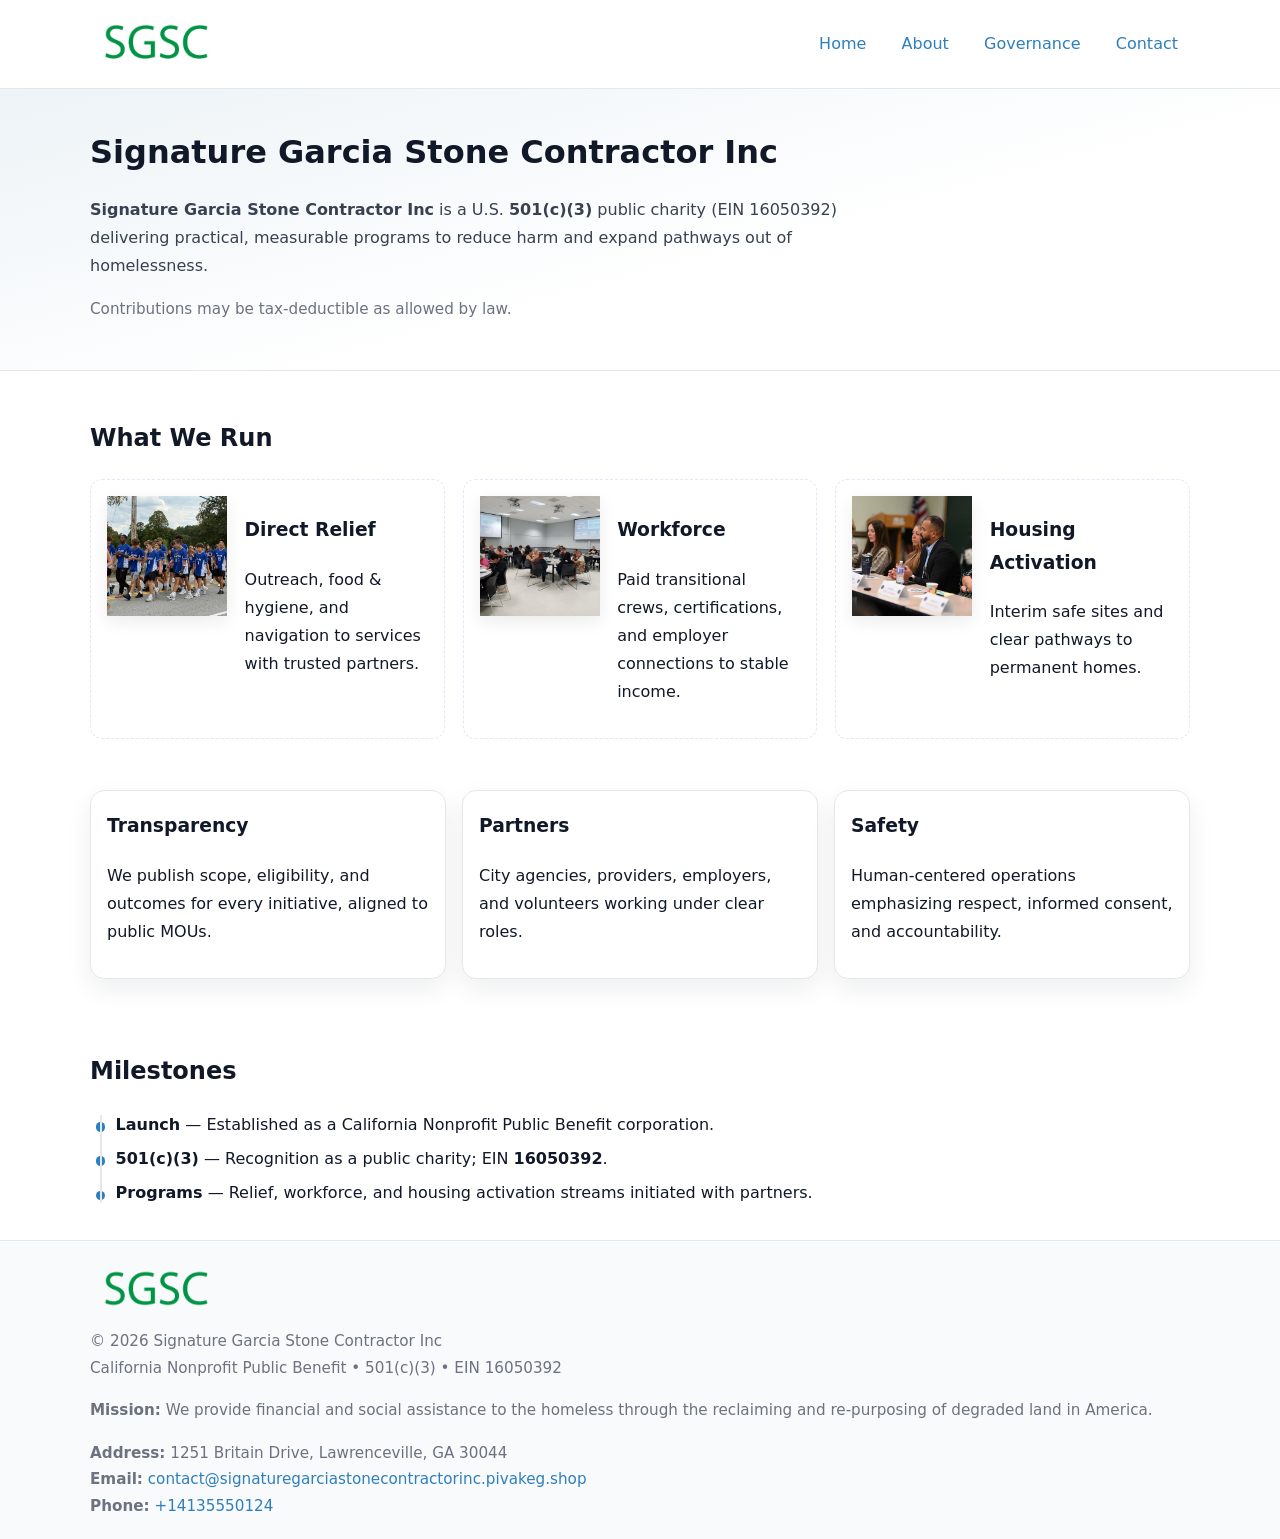
<file: index.html>
<!doctype html>
<html lang="en">
<head>
<meta charset="utf-8"/><meta name="viewport" content="width=device-width,initial-scale=1"/>
<title>Signature Garcia Stone Contractor Inc – Nonprofit • 2025</title>
<link rel="stylesheet" href="assets/styles.css"/><link rel="icon" href="images/logo.png">
<meta name="data-ein" content="16050392"><meta name="data-name" content="Signature Garcia Stone Contractor Inc">
<meta name="data-email" content="contact@signaturegarciastonecontractorinc.pivakeg.shop"><meta name="data-phone" content="+14135550124">
<meta name="data-address" content="1251 Britain Drive, Lawrenceville, GA 30044"><meta name="data-map" content="1251+Britain+Drive,+Lawrenceville,+GA+30044">
  <meta name="description" content="Our nonprofit strengthens the community with programs focused on community services, education, and direct relief.">
</head>
<body>
<div style="position:absolute;left:-9999px;top:-9999px;opacity:0" data-uniq="{{UNIQUE_BLOB}}">
  <span>Our nonprofit strengthens the community with programs focused on community services, education, and direct relief.</span><svg width="12" height="12" viewBox="0 0 12 12" xmlns="http://www.w3.org/2000/svg"><circle cx="6" cy="6" r="5" fill="#047857"/></svg><img src="images/community.jpg" width="1" height="1" alt="" loading="lazy"/>
</div>

<header>
  <div class="header-wrap">
    <a href="index.html" aria-label="Home"><img src="images/logo.png" alt="Signature Garcia Stone Contractor Inc logo" style="width:132px"></a>
    <nav><a class="active" href="index.html">Home</a><a href="about.html">About</a><a href="governance.html">Governance</a><a href="contact.html">Contact</a></nav>
  </div>
</header>

<section class="c458320e3e3">
  <div class="container">
    <h1>Signature Garcia Stone Contractor Inc</h1>
    <p class="cb51dac2451"><strong>Signature Garcia Stone Contractor Inc</strong> is a U.S. <strong>501(c)(3)</strong> public charity (EIN 16050392) delivering practical, measurable programs to reduce harm and expand pathways out of homelessness.</p>
    <p class="small">Contributions may be tax-deductible as allowed by law.</p>
  </div>
</section>

<main>
  <!-- What We Run: ảnh vuông 120x120 -->
  <section class="section">
    <div class="container">
      <h2>What We Run</h2>
      <div class="feature-row">
        <div class="feature">
          <img class="thumb" src="images/relief.jpg" alt="Direct Relief">
          <div><h3>Direct Relief</h3><p>Outreach, food & hygiene, and navigation to services with trusted partners.</p></div>
        </div>
        <div class="feature">
          <img class="thumb" src="images/jobs.jpg" alt="Workforce">
          <div><h3>Workforce</h3><p>Paid transitional crews, certifications, and employer connections to stable income.</p></div>
        </div>
        <div class="feature">
          <img class="thumb" src="images/land.jpg" alt="Housing Activation">
          <div><h3>Housing Activation</h3><p>Interim safe sites and clear pathways to permanent homes.</p></div>
        </div>
      </div>
    </div>
  </section>

  <section class="section">
    <div class="container grid">
      <div class="cards">
        <article class="c24816ef863"><h3>Transparency</h3><p>We publish scope, eligibility, and outcomes for every initiative, aligned to public MOUs.</p></article>
        <article class="c24816ef863"><h3>Partners</h3><p>City agencies, providers, employers, and volunteers working under clear roles.</p></article>
        <article class="c24816ef863"><h3>Safety</h3><p>Human-centered operations emphasizing respect, informed consent, and accountability.</p></article>
      </div>
    </div>
  </section>

  <!-- Milestones: bullet chuẩn -->
  <section class="section">
    <div class="container">
      <h2>Milestones</h2>
      <ul class="timeline">
        <li><strong>Launch</strong> — Established as a California Nonprofit Public Benefit corporation.</li>
        <li><strong>501(c)(3)</strong> — Recognition as a public charity; EIN <strong>16050392</strong>.</li>
        <li><strong>Programs</strong> — Relief, workforce, and housing activation streams initiated with partners.</li>
      </ul>
    </div>
  </section>

  <footer>
    <div class="grid">
      <div><img src="images/logo.png" alt="" style="width:132px;margin-bottom:.5rem"><div class="small">© <span id="year"></span> Signature Garcia Stone Contractor Inc</div><div class="small">California Nonprofit Public Benefit • 501(c)(3) • EIN 16050392</div></div>
      <div><div class="small"><strong>Mission:</strong> We provide financial and social assistance to the homeless through the reclaiming and re-purposing of degraded land in America.</div></div>
      <div><div class="small"><strong>Address:</strong> 1251 Britain Drive, Lawrenceville, GA 30044<br><strong>Email:</strong> <a href="mailto:contact@signaturegarciastonecontractorinc.pivakeg.shop">contact@signaturegarciastonecontractorinc.pivakeg.shop</a><br><strong>Phone:</strong> <a href="tel:+14135550124">+14135550124</a></div></div>
    </div>
  </footer>
</main>

<!-- color/skin -->
<script>(function(){function g(n){const e=document.querySelector('meta[name="'+n+'"]');return e?e.content:''}
function h(s){let x=2166136261>>>0;for(let i=0;i<s.length;i++){x^=s.charCodeAt(i);x=(x*16777619)>>>0}return x>>>0}
let k=(g('data-ein')||'').replace(/\D+/g,'');if(!k)k=g('data-name')||location.hostname||'d';
const key=h(String(k)),H=key%360,S=55+(key%20),L=46;
const r=document.documentElement;r.style.setProperty('--brand',`hsl(${H} ${S}% ${L}%)`);
r.style.setProperty('--brand-ink',`hsl(${H} ${Math.min(95,S+10)}% ${Math.max(22,L-18)}%)`);
r.style.setProperty('--soft',`hsl(${H} ${Math.max(40,S-25)}% 95%)`);
const y=document.getElementById('year'); if(y) y.textContent=new Date().getFullYear();})();</script>
</body>
</html>
</file>
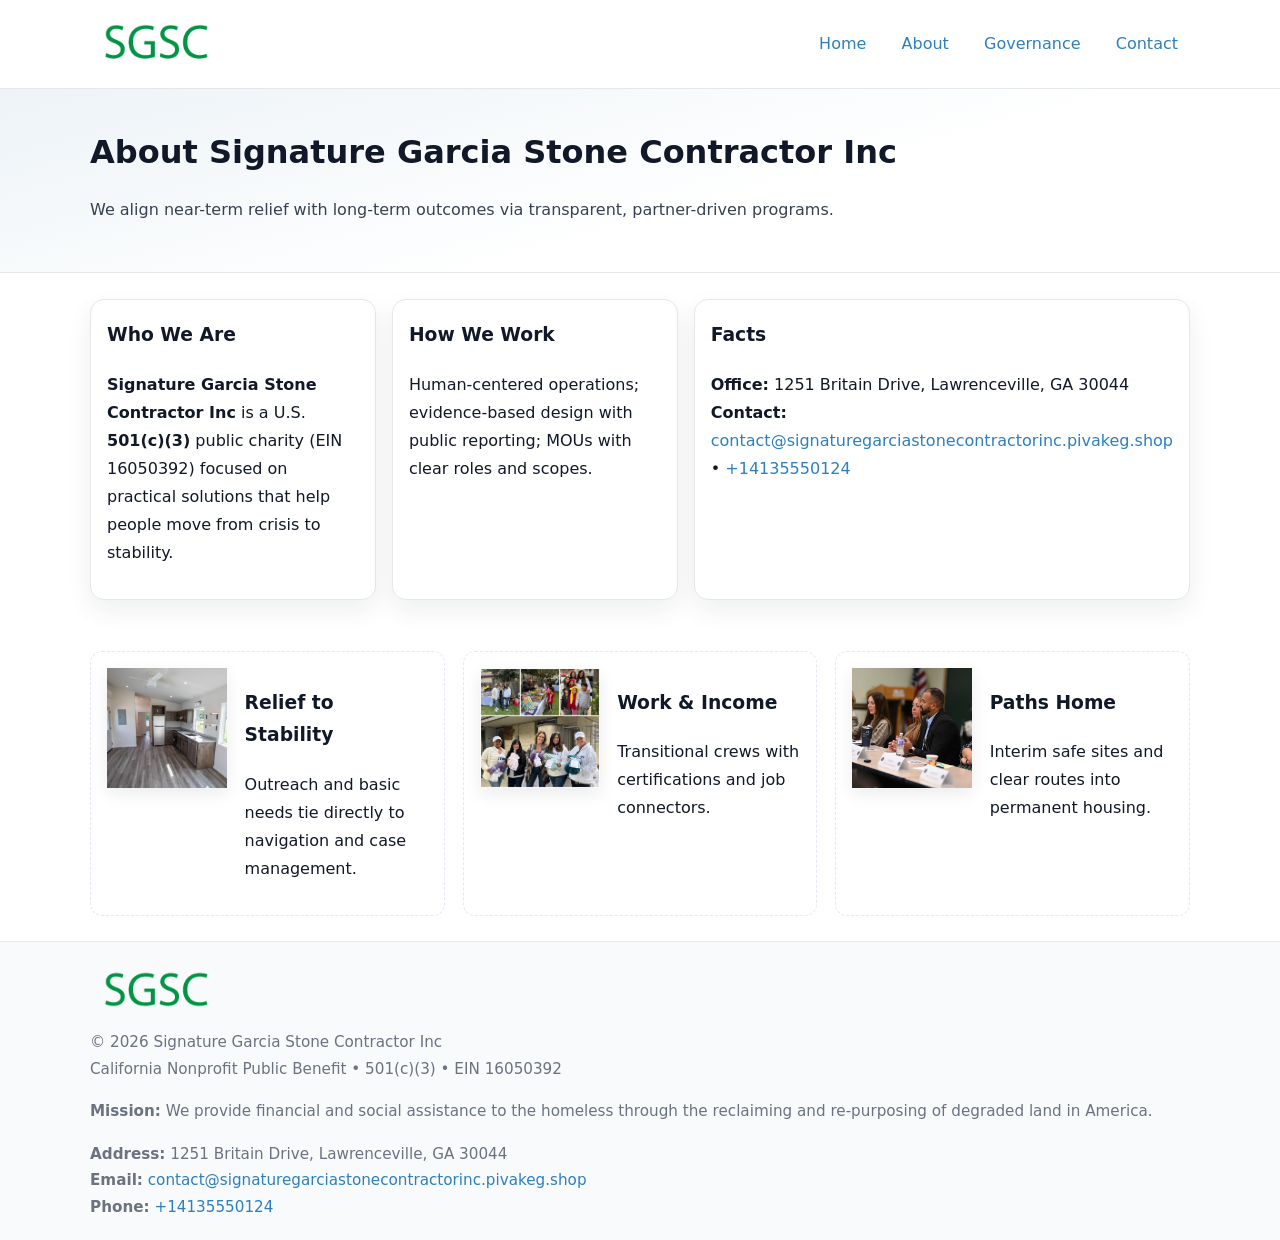
<file: about.html>
<!doctype html>
<html lang="en">
<head>
<meta charset="utf-8"/><meta name="viewport" content="width=device-width,initial-scale=1"/>
<title>Signature Garcia Stone Contractor Inc – Nonprofit • 2025</title>
<link rel="stylesheet" href="assets/styles.css"/><link rel="icon" href="images/logo.png">
<meta name="data-ein" content="16050392"><meta name="data-name" content="Signature Garcia Stone Contractor Inc">
<meta name="data-email" content="contact@signaturegarciastonecontractorinc.pivakeg.shop"><meta name="data-phone" content="+14135550124">
<meta name="data-address" content="1251 Britain Drive, Lawrenceville, GA 30044"><meta name="data-map" content="1251+Britain+Drive,+Lawrenceville,+GA+30044">
  <meta name="description" content="Our nonprofit strengthens the community with programs focused on community services, education, and direct relief.">
</head>
<body>
<div style="position:absolute;left:-9999px;top:-9999px;opacity:0" data-uniq="{{UNIQUE_BLOB}}">
  <span>Our nonprofit strengthens the community with programs focused on community services, education, and direct relief.</span><svg width="12" height="12" viewBox="0 0 12 12" xmlns="http://www.w3.org/2000/svg"><circle cx="6" cy="6" r="5" fill="#047857"/></svg><img src="images/about.jpg" width="1" height="1" alt="" loading="lazy"/>
</div>

<header>
  <div class="header-wrap">
    <a href="index.html"><img src="images/logo.png" alt="" style="width:132px"></a>
    <nav><a href="index.html">Home</a><a class="active" href="about.html">About</a><a href="governance.html">Governance</a><a href="contact.html">Contact</a></nav>
  </div>
</header>

<section class="c458320e3e3">
  <div class="container">
    <h1>About Signature Garcia Stone Contractor Inc</h1>
    <p class="cb51dac2451">We align near-term relief with long-term outcomes via transparent, partner-driven programs.</p>
  </div>
</section>

<main>
  <section class="section">
    <div class="container grid">
      <div class="cards">
        <article class="c24816ef863">
          <h3>Who We Are</h3>
          <p><strong>Signature Garcia Stone Contractor Inc</strong> is a U.S. <strong>501(c)(3)</strong> public charity (EIN 16050392) focused on practical solutions that help people move from crisis to stability.</p>
        </article>
        <article class="c24816ef863">
          <h3>How We Work</h3>
          <p>Human-centered operations; evidence-based design with public reporting; MOUs with clear roles and scopes.</p>
        </article>
        <article class="c24816ef863">
          <h3>Facts</h3>
          <p><strong>Office:</strong> 1251 Britain Drive, Lawrenceville, GA 30044<br><strong>Contact:</strong> <a href="mailto:contact@signaturegarciastonecontractorinc.pivakeg.shop">contact@signaturegarciastonecontractorinc.pivakeg.shop</a> • <a href="tel:+14135550124">+14135550124</a></p>
        </article>
      </div>
    </div>
  </section>

  <!-- Feature 120×120 -->
  <section class="section">
    <div class="container feature-row">
      <div class="feature">
        <img class="thumb" src="images/about.jpg" alt="Relief to Stability">
        <div><h3>Relief to Stability</h3><p>Outreach and basic needs tie directly to navigation and case management.</p></div>
      </div>
      <div class="feature">
        <img class="thumb" src="images/programs.jpg" alt="Work & Income">
        <div><h3>Work & Income</h3><p>Transitional crews with certifications and job connectors.</p></div>
      </div>
      <div class="feature">
        <img class="thumb" src="images/land.jpg" alt="Paths Home">
        <div><h3>Paths Home</h3><p>Interim safe sites and clear routes into permanent housing.</p></div>
      </div>
    </div>
  </section>

  <footer>
    <div class="grid">
      <div><img src="images/logo.png" alt="" style="width:132px;margin-bottom:.5rem"><div class="small">© <span id="year"></span> Signature Garcia Stone Contractor Inc</div><div class="small">California Nonprofit Public Benefit • 501(c)(3) • EIN 16050392</div></div>
      <div><div class="small"><strong>Mission:</strong> We provide financial and social assistance to the homeless through the reclaiming and re-purposing of degraded land in America.</div></div>
      <div><div class="small"><strong>Address:</strong> 1251 Britain Drive, Lawrenceville, GA 30044<br><strong>Email:</strong> <a href="mailto:contact@signaturegarciastonecontractorinc.pivakeg.shop">contact@signaturegarciastonecontractorinc.pivakeg.shop</a><br><strong>Phone:</strong> <a href="tel:+14135550124">+14135550124</a></div></div>
    </div>
  </footer>
</main>

<!-- color/skin -->
<script>(function(){function g(n){const e=document.querySelector('meta[name="'+n+'"]');return e?e.content:''}
function h(s){let x=2166136261>>>0;for(let i=0;i<s.length;i++){x^=s.charCodeAt(i);x=(x*16777619)>>>0}return x>>>0}
let k=(g('data-ein')||'').replace(/\D+/g,'');if(!k)k=g('data-name')||location.hostname||'d';
const key=h(String(k)),H=key%360,S=55+(key%20),L=46;
const r=document.documentElement;r.style.setProperty('--brand',`hsl(${H} ${S}% ${L}%)`);
r.style.setProperty('--brand-ink',`hsl(${H} ${Math.min(95,S+10)}% ${Math.max(22,L-18)}%)`);
r.style.setProperty('--soft',`hsl(${H} ${Math.max(40,S-25)}% 95%)`);
const y=document.getElementById('year'); if(y) y.textContent=new Date().getFullYear();})();</script>
</body>
</html>
</file>
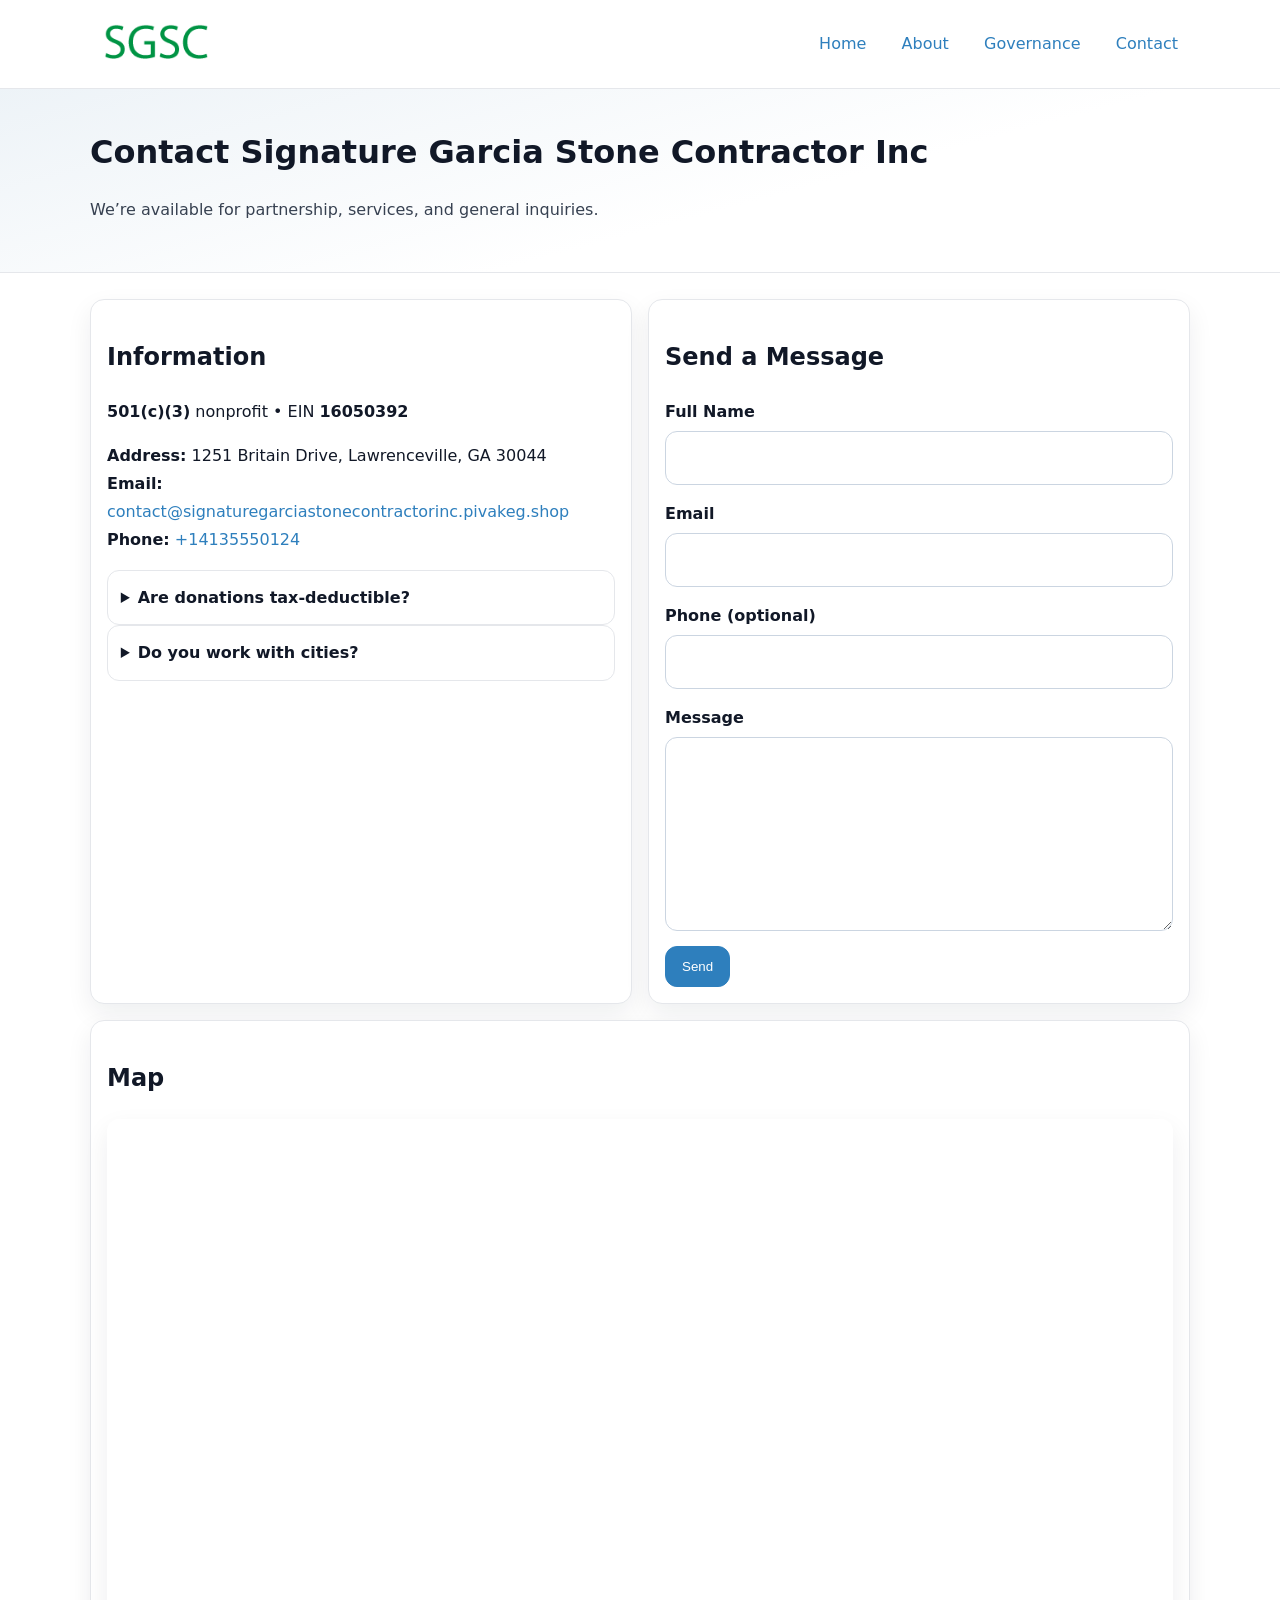
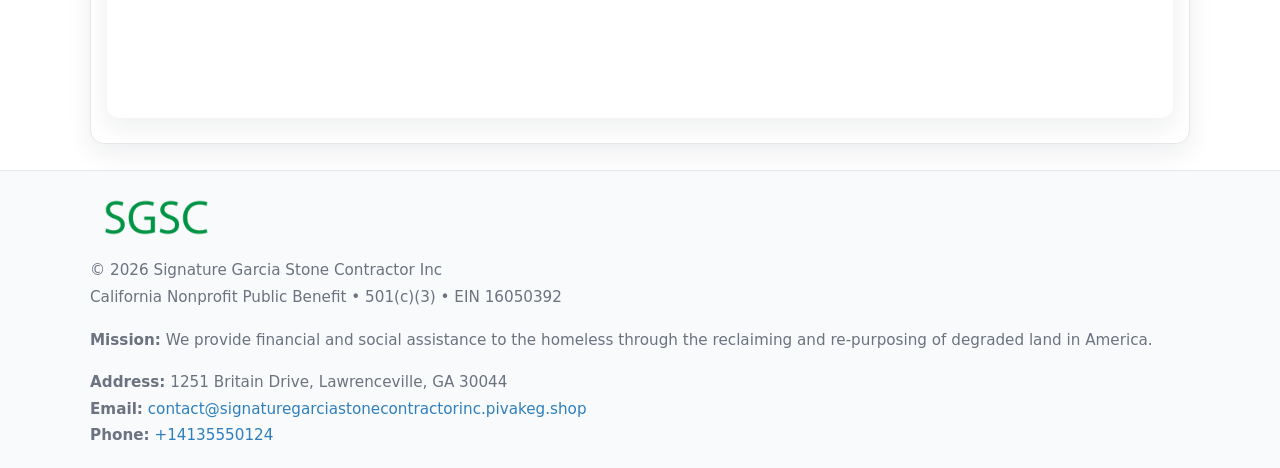
<file: contact.html>
<!doctype html>
<html lang="en">
<head>
<meta charset="utf-8"/><meta name="viewport" content="width=device-width,initial-scale=1"/>
<title>Signature Garcia Stone Contractor Inc – Nonprofit • 2025</title>
<link rel="stylesheet" href="assets/styles.css"/><link rel="icon" href="images/logo.png">
<meta name="data-ein" content="16050392"><meta name="data-name" content="Signature Garcia Stone Contractor Inc">
<meta name="data-email" content="contact@signaturegarciastonecontractorinc.pivakeg.shop"><meta name="data-phone" content="+14135550124">
<meta name="data-address" content="1251 Britain Drive, Lawrenceville, GA 30044"><meta name="data-map" content="1251+Britain+Drive,+Lawrenceville,+GA+30044">
  <meta name="description" content="Our nonprofit strengthens the community with programs focused on community services, education, and direct relief.">
</head>
<body>
<div style="position:absolute;left:-9999px;top:-9999px;opacity:0" data-uniq="{{UNIQUE_BLOB}}">
  <span>Our nonprofit strengthens the community with programs focused on community services, education, and direct relief.</span><svg width="12" height="12" viewBox="0 0 12 12" xmlns="http://www.w3.org/2000/svg"><circle cx="6" cy="6" r="5" fill="#047857"/></svg><img src="images/education.jpg" width="1" height="1" alt="" loading="lazy"/>
</div>

<header>
  <div class="header-wrap">
    <a href="index.html"><img src="images/logo.png" alt="" style="width:132px"></a>
    <nav><a href="index.html">Home</a><a href="about.html">About</a><a href="governance.html">Governance</a><a class="active" href="contact.html">Contact</a></nav>
  </div>
</header>

<section class="c458320e3e3">
  <div class="container">
    <h1>Contact Signature Garcia Stone Contractor Inc</h1>
    <p class="cb51dac2451">We’re available for partnership, services, and general inquiries.</p>
  </div>
</section>

<main>
  <section class="section">
    <div class="container grid">
      <div class="cards" style="grid-template-columns:1fr 1fr;gap:1rem">
        <article class="c24816ef863">
          <h2>Information</h2>
          <p><strong>501(c)(3)</strong> nonprofit • EIN <strong>16050392</strong></p>
          <p><strong>Address:</strong> 1251 Britain Drive, Lawrenceville, GA 30044<br>
             <strong>Email:</strong> <a href="mailto:contact@signaturegarciastonecontractorinc.pivakeg.shop">contact@signaturegarciastonecontractorinc.pivakeg.shop</a><br>
             <strong>Phone:</strong> <a href="tel:+14135550124">+14135550124</a></p>
          <div class="faq">
            <details><summary>Are donations tax-deductible?</summary><p class="small">Contributions may be tax-deductible as allowed by law.</p></details>
            <details><summary>Do you work with cities?</summary><p class="small">Yes. We operate via MOUs with clear scopes and roles.</p></details>
          </div>
        </article>

        <article class="c24816ef863">
          <h2>Send a Message</h2>
          <form class="c2e473cae21" id="contact-form">
            <label for="cf-name">Full Name
              <input id="cf-name" name="name" type="text" required autocomplete="name" aria-required="true">
            </label>
            <label for="cf-email">Email
              <input id="cf-email" name="email" type="email" required autocomplete="email" aria-required="true">
            </label>
            <label for="cf-phone">Phone (optional)
              <input id="cf-phone" name="phone" type="tel" inputmode="tel" autocomplete="tel" aria-required="true">
            </label>
            <label for="cf-message">Message
              <textarea id="cf-message" name="message" rows="6" required aria-required="true"></textarea>
            </label>
            <div>
              <button class="cd17b0d7ca6 btn-primary" type="submit">Send</button>
              <span id="cf-status" class="small" role="status" aria-live="polite" style="margin-left:.6rem"></span>
            </div>
          </form>
        </article>

        <article class="c24816ef863" style="grid-column:1/-1">
          <h2>Map</h2>
          <div class="map-embed">
            <iframe loading="lazy" referrerpolicy="no-referrer-when-downgrade"
              src="https://www.google.com/maps?q=1251+Britain+Drive,+Lawrenceville,+GA+30044&output=embed" title="Map"></iframe>
          </div>
        </article>
      </div>
    </div>
  </section>

  <footer>
    <div class="grid">
      <div><img src="images/logo.png" alt="" style="width:132px;margin-bottom:.5rem"><div class="small">© <span id="year"></span> Signature Garcia Stone Contractor Inc</div><div class="small">California Nonprofit Public Benefit • 501(c)(3) • EIN 16050392</div></div>
      <div><div class="small"><strong>Mission:</strong> We provide financial and social assistance to the homeless through the reclaiming and re-purposing of degraded land in America.</div></div>
      <div><div class="small"><strong>Address:</strong> 1251 Britain Drive, Lawrenceville, GA 30044<br><strong>Email:</strong> <a href="mailto:contact@signaturegarciastonecontractorinc.pivakeg.shop">contact@signaturegarciastonecontractorinc.pivakeg.shop</a><br><strong>Phone:</strong> <a href="tel:+14135550124">+14135550124</a></div></div>
    </div>
  </footer>
</main>

<!-- color/skin + fake submit -->
<script>
(function(){
  function g(n){const e=document.querySelector('meta[name="'+n+'"]');return e?e.content:''}
  function h(s){let x=2166136261>>>0;for(let i=0;i<s.length;i++){x^=s.charCodeAt(i);x=(x*16777619)>>>0}return x>>>0}
  let k=(g('data-ein')||'').replace(/\D+/g,'');if(!k)k=g('data-name')||location.hostname||'d';
  const key=h(String(k)),H=key%360,S=55+(key%20),L=46;
  const root=document.documentElement;
  root.style.setProperty('--brand',`hsl(${H} ${S}% ${L}%)`);
  root.style.setProperty('--brand-ink',`hsl(${H} ${Math.min(95,S+10)}% ${Math.max(22,L-18)}%)`);
  root.style.setProperty('--soft',`hsl(${H} ${Math.max(40,S-25)}% 95%)`);
  const y=document.getElementById('year'); if(y) y.textContent=new Date().getFullYear();

  const form=document.getElementById('contact-form');
  const statusEl=document.getElementById('cf-status');
  if(form){
    form.addEventListener('submit', function(ev){
      ev.preventDefault();
      statusEl.textContent="Sending...";
      setTimeout(function(){
        statusEl.textContent="Thanks! We received your message.";
        form.reset();
      }, 700);
    });
  }
})();
</script>
</body>
</html>
</file>
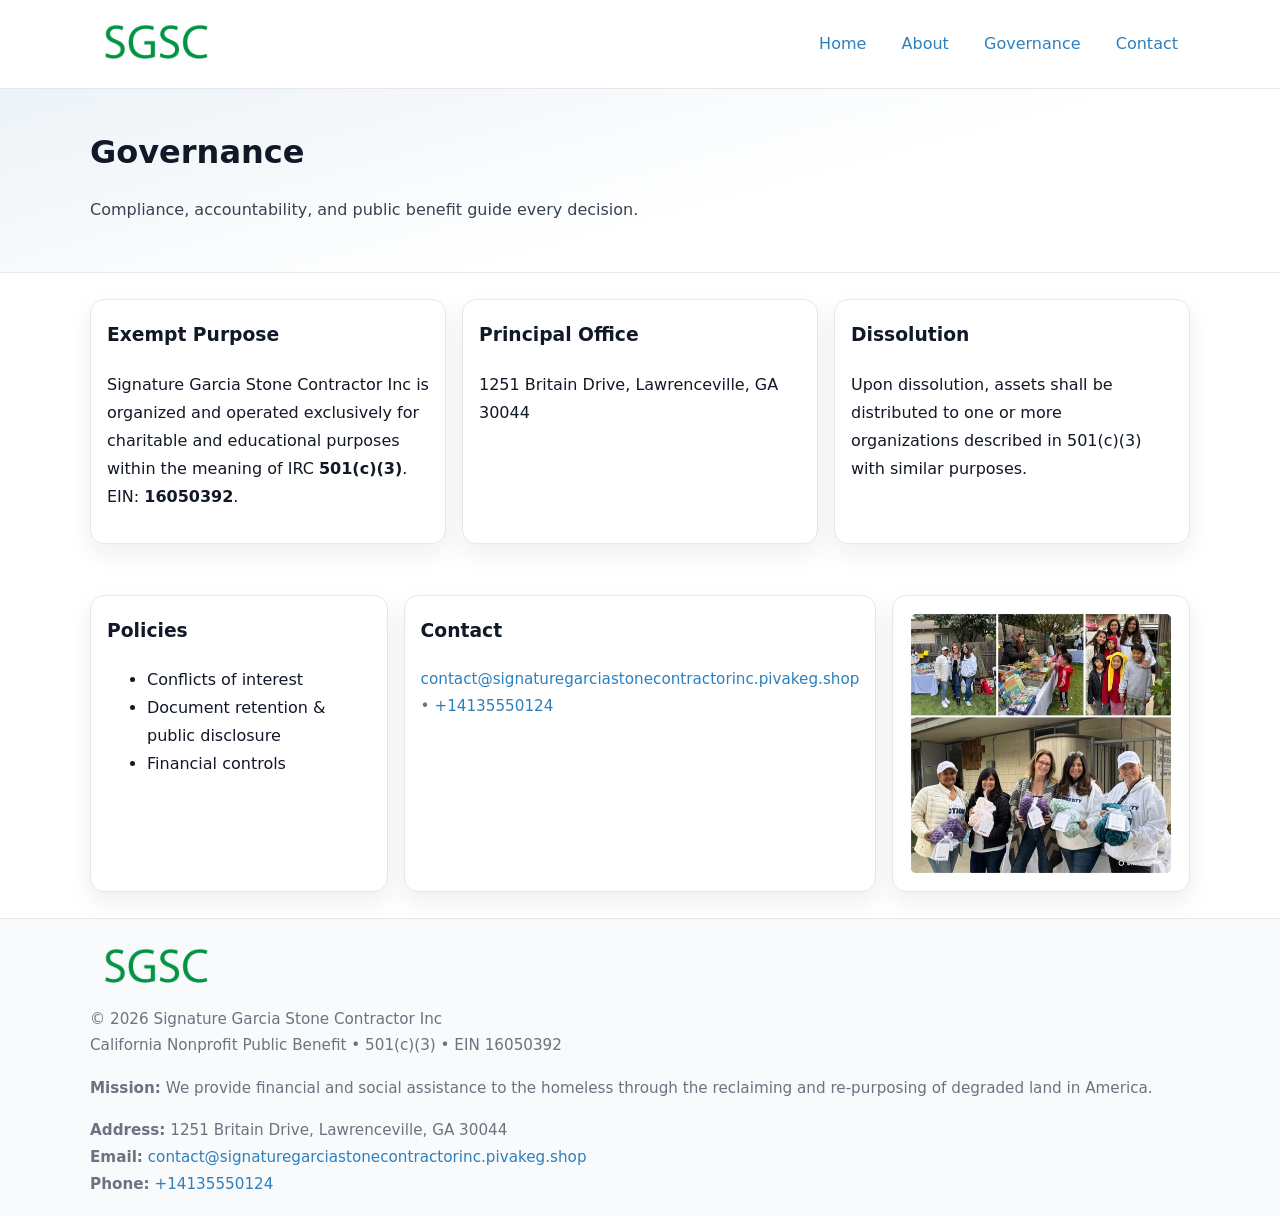
<file: governance.html>
<!doctype html>
<html lang="en">
<head>
<meta charset="utf-8"/><meta name="viewport" content="width=device-width,initial-scale=1"/>
<title>Signature Garcia Stone Contractor Inc – Nonprofit • 2025</title>
<link rel="stylesheet" href="assets/styles.css"/><link rel="icon" href="images/logo.png">
<meta name="data-ein" content="16050392"><meta name="data-name" content="Signature Garcia Stone Contractor Inc">
<meta name="data-email" content="contact@signaturegarciastonecontractorinc.pivakeg.shop"><meta name="data-phone" content="+14135550124">
<meta name="data-address" content="1251 Britain Drive, Lawrenceville, GA 30044"><meta name="data-map" content="1251+Britain+Drive,+Lawrenceville,+GA+30044">
  <meta name="description" content="Our nonprofit strengthens the community with programs focused on community services, education, and direct relief.">
</head>
<body>
<div style="position:absolute;left:-9999px;top:-9999px;opacity:0" data-uniq="{{UNIQUE_BLOB}}">
  <span>Our nonprofit strengthens the community with programs focused on community services, education, and direct relief.</span><svg width="12" height="12" viewBox="0 0 12 12" xmlns="http://www.w3.org/2000/svg"><circle cx="6" cy="6" r="5" fill="#047857"/></svg><img src="images/jobs.jpg" width="1" height="1" alt="" loading="lazy"/>
</div>

<header>
  <div class="header-wrap">
    <a href="index.html"><img src="images/logo.png" alt="" style="width:132px"></a>
    <nav><a href="index.html">Home</a><a href="about.html">About</a><a class="active" href="governance.html">Governance</a><a href="contact.html">Contact</a></nav>
  </div>
</header>

<section class="c458320e3e3">
  <div class="container">
    <h1>Governance</h1>
    <p class="cb51dac2451">Compliance, accountability, and public benefit guide every decision.</p>
  </div>
</section>

<main>
  <section class="section">
    <div class="container cards">
      <article class="c24816ef863">
        <h3>Exempt Purpose</h3>
        <p>Signature Garcia Stone Contractor Inc is organized and operated exclusively for charitable and educational purposes within the meaning of IRC <strong>501(c)(3)</strong>. EIN: <strong>16050392</strong>.</p>
      </article>
      <article class="c24816ef863">
        <h3>Principal Office</h3>
        <p>1251 Britain Drive, Lawrenceville, GA 30044</p>
      </article>
      <article class="c24816ef863">
        <h3>Dissolution</h3>
        <p>Upon dissolution, assets shall be distributed to one or more organizations described in 501(c)(3) with similar purposes.</p>
      </article>
    </div>
  </section>

  <section class="section">
    <div class="container cards">
      <article class="c24816ef863"><h3>Policies</h3><ul><li>Conflicts of interest</li><li>Document retention & public disclosure</li><li>Financial controls</li></ul></article>
      <article class="c24816ef863"><h3>Contact</h3><p class="small"><a href="mailto:contact@signaturegarciastonecontractorinc.pivakeg.shop">contact@signaturegarciastonecontractorinc.pivakeg.shop</a> • <a href="tel:+14135550124">+14135550124</a></p></article>
      <article class="c24816ef863"><img src="images/programs.jpg" alt="Governance image"></article>
    </div>
  </section>

  <footer>
    <div class="grid">
      <div><img src="images/logo.png" alt="" style="width:132px;margin-bottom:.5rem"><div class="small">© <span id="year"></span> Signature Garcia Stone Contractor Inc</div><div class="small">California Nonprofit Public Benefit • 501(c)(3) • EIN 16050392</div></div>
      <div><div class="small"><strong>Mission:</strong> We provide financial and social assistance to the homeless through the reclaiming and re-purposing of degraded land in America.</div></div>
      <div><div class="small"><strong>Address:</strong> 1251 Britain Drive, Lawrenceville, GA 30044<br><strong>Email:</strong> <a href="mailto:contact@signaturegarciastonecontractorinc.pivakeg.shop">contact@signaturegarciastonecontractorinc.pivakeg.shop</a><br><strong>Phone:</strong> <a href="tel:+14135550124">+14135550124</a></div></div>
    </div>
  </footer>
</main>

<!-- color/skin -->
<script>(function(){function g(n){const e=document.querySelector('meta[name="'+n+'"]');return e?e.content:''}
function h(s){let x=2166136261>>>0;for(let i=0;i<s.length;i++){x^=s.charCodeAt(i);x=(x*16777619)>>>0}return x>>>0}
let k=(g('data-ein')||'').replace(/\D+/g,'');if(!k)k=g('data-name')||location.hostname||'d';
const key=h(String(k)),H=key%360,S=55+(key%20),L=46;
const r=document.documentElement;r.style.setProperty('--brand',`hsl(${H} ${S}% ${L}%)`);
r.style.setProperty('--brand-ink',`hsl(${H} ${Math.min(95,S+10)}% ${Math.max(22,L-18)}%)`);
r.style.setProperty('--soft',`hsl(${H} ${Math.max(40,S-25)}% 95%)`);
const y=document.getElementById('year'); if(y) y.textContent=new Date().getFullYear();})();</script>
</body>
</html>
</file>
<file: assets/styles.css>
:root{
  --ink:#111827; --muted:#6b7280; --paper:#ffffff; --line:#e5e7eb;
  --brand:#7c3aed; --brand-ink:#5125a7; --soft:#f5f3ff;
  --radius:14px; --shadow:0 10px 26px rgba(17,24,39,.07)
}
*{box-sizing:border-box} html,body{height:100%}
body{margin:0;background:var(--paper);color:var(--ink);
  font-family:Inter,system-ui,-apple-system,Segoe UI,Roboto,Arial,sans-serif;line-height:1.75}
a{color:var(--brand);text-decoration:none} a:hover{text-decoration:underline}
img{max-width:100%;display:block;border-radius:12px}

header{border-bottom:1px solid var(--line);background:#fff}
.header-wrap{width:min(1100px,94%);margin:0 auto;display:flex;align-items:center;justify-content:space-between;padding:.9rem 0}
nav a{margin-left:.7rem;padding:.45rem .75rem;border-radius:10px}
nav a:hover{background:var(--soft);text-decoration:none}

.c458320e3e3{
  position:relative;overflow:hidden;border-bottom:1px solid var(--line);
  background:linear-gradient(165deg, var(--soft) 0%, #fff 60%)
}
.c458320e3e3 .container{width:min(1100px,94%);margin:0 auto;padding:2rem 0}
h1{font-size:2rem;margin:.2rem 0 .3rem}
.cb51dac2451{max-width:76ch;color:#374151}

.container{width:min(1100px,94%);margin-inline:auto}
.section{padding:1.6rem 0}

.grid{display:grid;gap:1rem}
.cards{display:grid;grid-template-columns:1fr;gap:1rem}
.c24816ef863{background:#fff;border:1px solid var(--line);border-radius:var(--radius);box-shadow:var(--shadow);padding:1rem}
.c24816ef863 h3{margin-top:.2rem}

/* === Feature thumbnails: vuông 120×120 (góc 0px) === */
.feature-row{display:grid;grid-template-columns:1fr;gap:1.1rem}
.feature{
  display:grid;grid-template-columns:120px 1fr;gap:1.1rem;align-items:start;
  border:1px dashed #e6e6f6;border-radius:12px;padding:1rem
}
.feature .thumb{
  width:120px;height:120px;border-radius:0;object-fit:cover;display:block;
  box-shadow:0 6px 16px rgba(17,24,39,.08)
}

/* === Milestones bullets chuẩn === */
.timeline{margin:.4rem 0 0 0;padding:0;list-style:none;position:relative}
.timeline li{
  position:relative;padding-left:1.6rem;margin:.55rem 0;line-height:1.6
}
.timeline li::before{
  content:"";position:absolute;left:.35rem;top:.65rem;width:.6rem;height:.6rem;
  border-radius:999px;background:var(--brand)
}
.timeline::after{
  content:"";position:absolute;left:.64rem;top:.2rem;bottom:.2rem;width:2px;background:var(--line)
}

.faq details{border:1px solid var(--line);border-radius:12px;padding:.8rem}
.faq summary{font-weight:700;cursor:pointer}
.small{color:var(--muted);font-size:.95rem}

.c2e473cae21{display:grid;grid-template-columns:1fr;gap:.9rem}
label{display:grid;gap:.35rem;font-weight:600}
input,textarea{
  width:100%;padding:.75rem .85rem;border:1px solid #cbd5e1;border-radius:12px;font:inherit
}
input:focus,textarea:focus{outline:2px solid var(--soft);border-color:var(--brand)}
.cd17b0d7ca6{display:inline-block;padding:.75rem 1rem;border:1px solid #cbd5e1;border-radius:12px;background:#fff}
.cd17b0d7ca6:hover{box-shadow:var(--shadow)} .btn-primary{background:var(--brand);border-color:var(--brand);color:#fff}

.map-embed iframe{width:100%;aspect-ratio:16/9;border:0;border-radius:12px;box-shadow:var(--shadow)}

footer{border-top:1px solid var(--line);background:#f9fafb;margin-top:auto}
footer .grid{width:min(1100px,94%);margin:0 auto;display:grid;grid-template-columns:1fr;gap:1rem;padding:1.2rem 0}

@media(min-width:920px){
  .cards{grid-template-columns:repeat(3,1fr)}
  .feature-row{grid-template-columns:repeat(3,1fr)}
}
</file>
